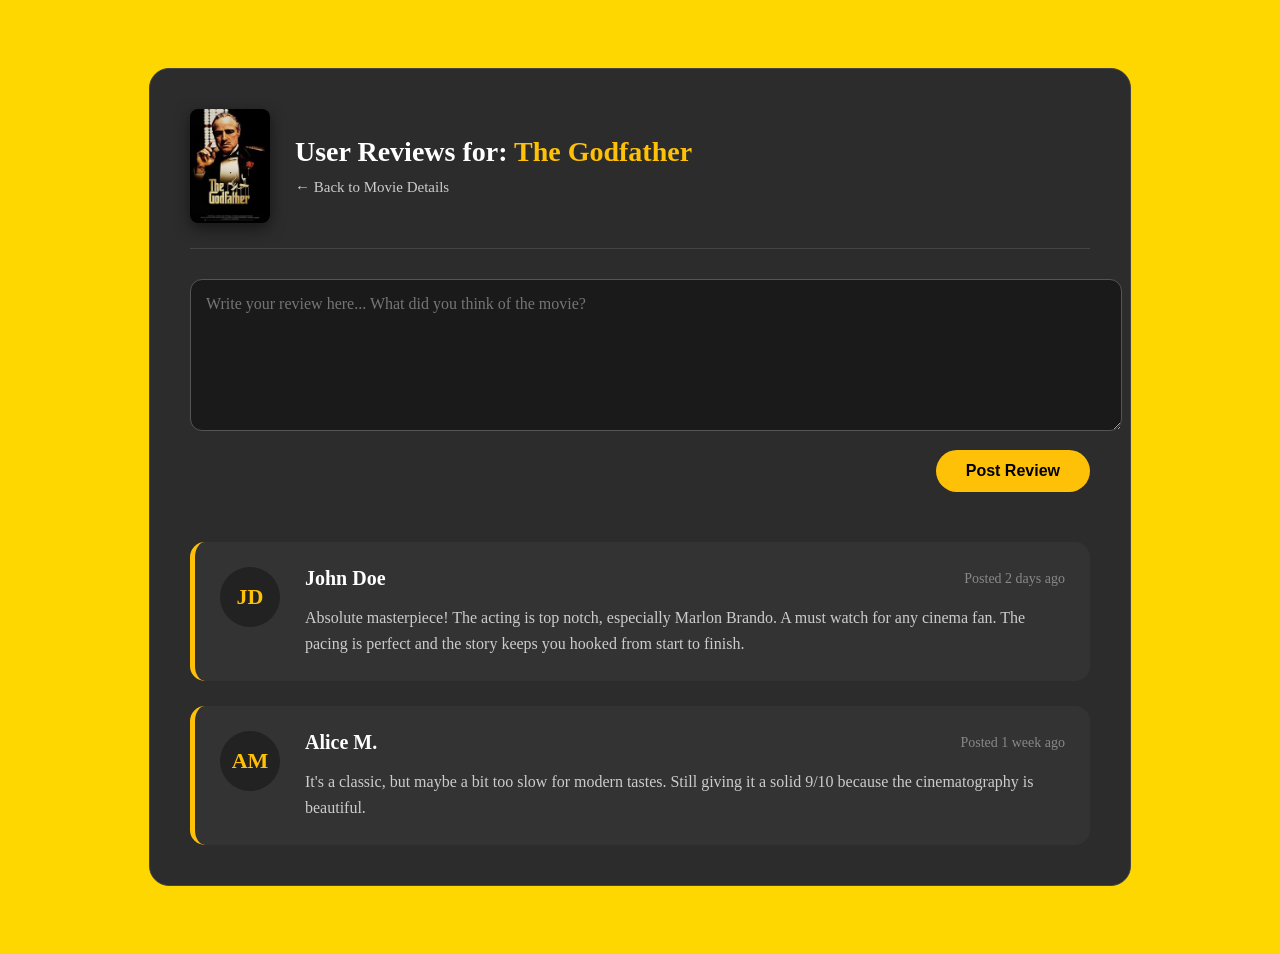
<file: commentsTemplate.html>
<!DOCTYPE html>
<html lang="en">
<head>
    <meta charset="UTF-8">
    <meta name="viewport" content="width=device-width, initial-scale=1.0">
    <link rel="stylesheet" href="commentsTemplate.css">
    <title>Golden Era</title>
</head>
<body> 
    <div class="comments-page-wrapper">
    
    <div class="movie-reference">
        <img src="Imagini\GodFather.jpg" alt="Poster" class="tiny-poster">
        <div class="movie-ref-info">
            <h2>User Reviews for: <span>The Godfather</span></h2>
            <a href="movieTemplate.html" class="back-link">&larr; Back to Movie Details</a>
        </div>
    </div>

    <div class="add-review-section">
        <textarea placeholder="Write your review here... What did you think of the movie?"></textarea>
        <div class="action-row">
            <button class="btn-post-review">Post Review</button>
        </div>
    </div>

    <div class="reviews-list">
        
        <div class="review-item">
            <div class="reviewer-avatar">JD</div>
            <div class="review-content">
                <div class="review-header">
                    <h4>John Doe</h4>
                    <span class="review-date">Posted 2 days ago</span>
                </div>
                <p>Absolute masterpiece! The acting is top notch, especially Marlon Brando. A must watch for any cinema fan. The pacing is perfect and the story keeps you hooked from start to finish.</p>
            </div>
        </div>

        <div class="review-item">
            <div class="reviewer-avatar">AM</div>
            <div class="review-content">
                <div class="review-header">
                    <h4>Alice M.</h4>
                    <span class="review-date">Posted 1 week ago</span>
                </div>
                <p>It's a classic, but maybe a bit too slow for modern tastes. Still giving it a solid 9/10 because the cinematography is beautiful.</p>
            </div>
        </div>

    </div>
</div>
</body>
</html>
</file>
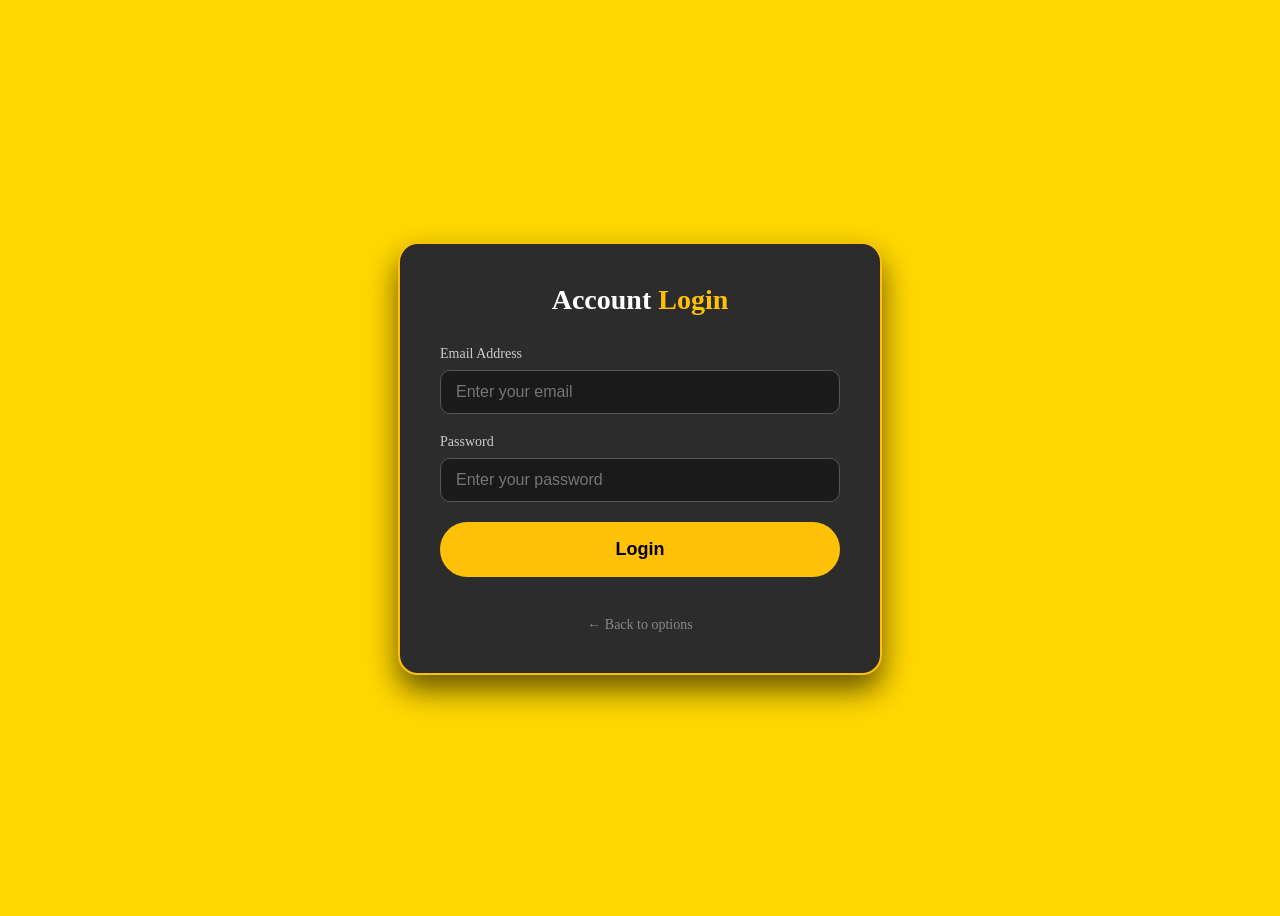
<file: Login.html>
<!DOCTYPE html>
<html lang="en">
<head>
    <meta charset="UTF-8">
    <meta name="viewport" content="width=device-width, initial-scale=1.0">
    <link rel="stylesheet" href="LoginRegister.css">
    <title>Golden Era</title>
</head>
<body> 
<div class="auth-page-wrapper">
    <div class="auth-box">
        <h2 class="auth-title">Account <span>Login</span></h2>
        
        <form action="#" method="post">
            <div class="input-group">
                <label for="email">Email Address</label>
                <input type="email" id="email" placeholder="Enter your email" required>
            </div>

            <div class="input-group">
                <label for="password">Password</label>
                <input type="password" id="password" placeholder="Enter your password" required>
            </div>

            <button type="submit" class="auth-choice-btn btn-solid" style="margin-top: 10px;">Login</button>
        </form>

        <a href="LoginRegisterChose.html" class="back-link-auth">&larr; Back to options</a>
    </div>
</div>
</div>
</body>
</html>
</file>
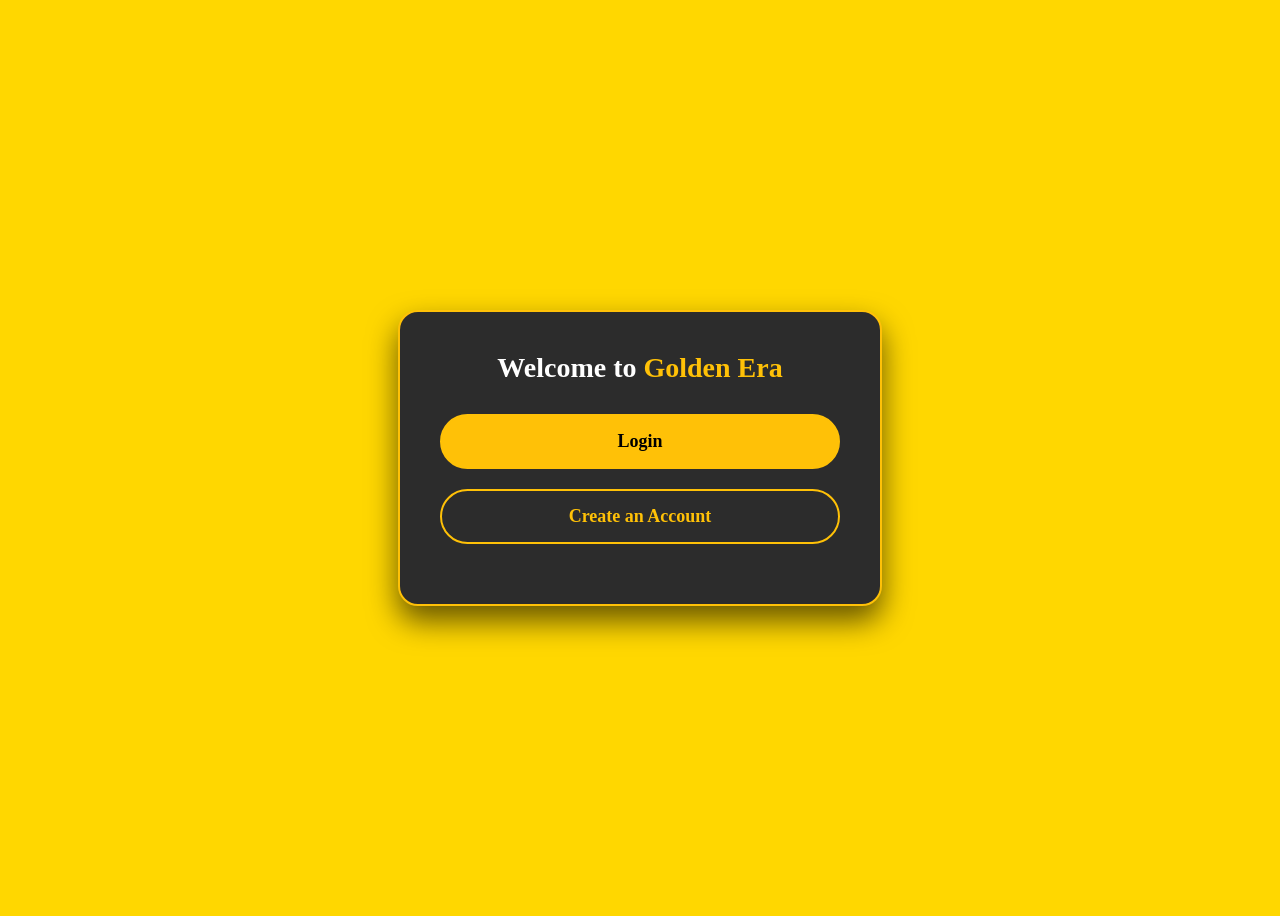
<file: LoginRegisterChose.html>
<!DOCTYPE html>
<html lang="en">
<head>
    <meta charset="UTF-8">
    <meta name="viewport" content="width=device-width, initial-scale=1.0">
    <link rel="stylesheet" href="LoginRegister.css">
    <title>Golden Era</title>
</head>
<body>
    <div class="auth-page-wrapper">
    <div class="auth-box"> 
        <h2 class="auth-title">Welcome to <span>Golden Era</span></h2>
        
        <a href="Login.html" class="auth-choice-btn btn-solid">Login</a>
        <a href="Register.html" class="auth-choice-btn btn-outline">Create an Account</a>
    </div>
</div>
</body>
</html>
</file>
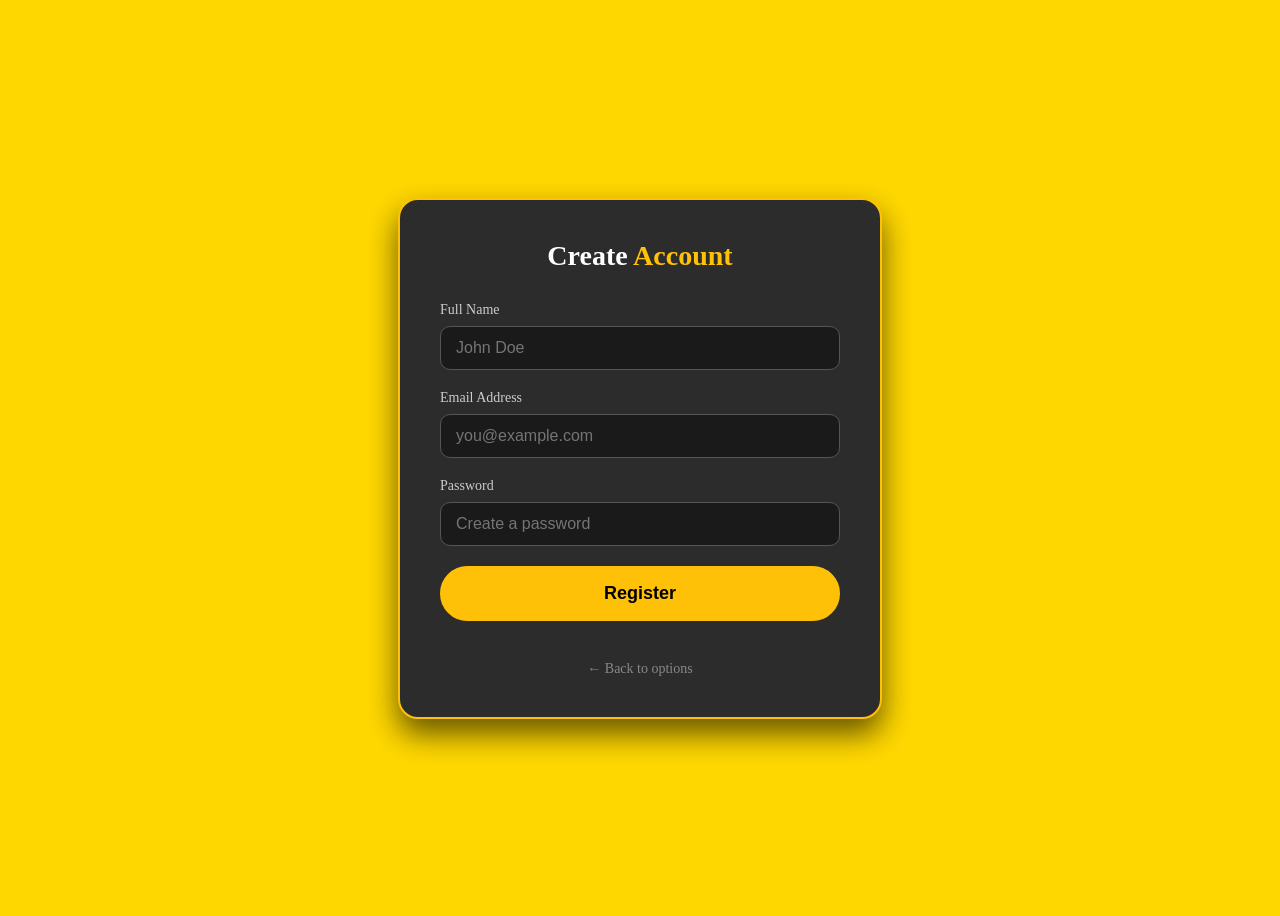
<file: Register.html>
<!DOCTYPE html>
<html lang="en">
<head>
    <meta charset="UTF-8">
    <meta name="viewport" content="width=device-width, initial-scale=1.0">
    <link rel="stylesheet" href="LoginRegister.css">
    <title>Golden Era</title>
</head>
<body>
<div class="auth-page-wrapper">
    <div class="auth-box"> 
        <h2 class="auth-title">Create <span>Account</span></h2>
        
        <form action="#" method="post">
            <div class="input-group">
                <label for="fullname">Full Name</label>
                <input type="text" id="fullname" placeholder="John Doe" required>
            </div>

            <div class="input-group">
                <label for="reg-email">Email Address</label>
                <input type="email" id="reg-email" placeholder="you@example.com" required>
            </div>

            <div class="input-group">
                <label for="reg-password">Password</label>
                <input type="password" id="reg-password" placeholder="Create a password" required>
            </div>

            <button type="submit" class="auth-choice-btn btn-solid" style="margin-top: 10px;">Register</button>
        </form>

        <a href="LoginRegisterChose.html" class="back-link-auth">&larr; Back to options</a>
    </div>
</div>
</div>
</body>
</html>
</file>
<file: commentsTemplate.css>
/* STRUCTURA DE BAZA A PAGINII */
body {
    background-color: gold;    

    display: flex;             /* Pregateste pagina pentru asezarea inteligenta a elementelor */
    flex-direction: column;    /* Pune elementele (navbar, lista, footer) unul sub altul pe verticala */
    min-height: 100vh;          /* Intinde pagina pana jos de tot */
}

/* CONTAINERUL GENERAL (Cutia mare centrala) */
.comments-page-wrapper {
    max-width: 900px;             /* Latimea maxima de 900px  */
    margin: 60px auto;            /* Centram caseta si o distantam la 60px de la navbar */
    background-color: #2c2c2c;  
    border-radius: 20px;          /* Colturile cutiei mari sunt rotunjite */
    padding: 40px;                /* Spatiu interior generos pentru a "aerisi" continutul */
    border: 1px solid #444;     /* O linie subtire si discreta pe margini */
}

/* ANTETUL FILMULUI (Zona de sus cu posterul mic) */
.movie-reference {
    display: flex;                    /* Punem posterul micut langa textul "User Reviews for:" */
    align-items: center;              /* Le aliniem perfect pe mijloc (vertical) */
    gap: 25px;                        /* Lasa un spatiu de 25px intre poster si text */
    border-bottom: 1px solid #444;  /* Linia care separa antetul de zona unde se scrie comentariul */
    padding-bottom: 25px;             /* Spatiul de deasupra liniei separatoare */
    margin-bottom: 30px;              /* Spatiul de sub linia separatoare */
}

/* Posterul in miniatura */
.tiny-poster {
    width: 80px;                                /* Am folosit un poster foarte mic doar pentru context vizual */
    border-radius: 8px;                         /* Rotunjim putin colturile pozei */
    box-shadow: 0 5px 15px rgba(0,0,0,0.5);   /* Efect vizual de umbra sa iasa in relief */
}

/* Textul cu titlul filmului */
.movie-ref-info h2 {
    color: white;            
    margin: 0 0 10px 0;        /* Putin spatiu sub titlu, inainte de butonul "Back" */
    font-size: 28px;           /* Titlu moderat */
}

/* Titlul exact al filmului */
.movie-ref-info h2 span {
    color: #ffc107;            /* Scoatem in evidenta titlul filmului folosind culoarea aurie */
}

/* Link-ul de intoarcere la detaliile filmului */
.back-link {
    color: #ccc;             /* Un gri discret */
    text-decoration: none;     /* Scoatem dunga implicita de la link-uri */
    font-size: 15px;
    transition: 0.3s;          /* Timpul in care are loc schimbarea de culoare cand pui mouse-ul */
}

/* Efectul hover pe link-ul de intoarcere */
.back-link:hover {
    color: #ffc107;            /* Cand pui mouse-ul pe el, devine auriu */
}

/* CASETA DE ADAUGARE COMENTARIU  */
.add-review-section {
    margin-bottom: 50px;       /* Distanta pana la lista efectiva de comentarii de dedesubt */
}

/* Cutia in care scrie utilizatorul */
.add-review-section textarea {
    width: 100%;                  /* Cutia ocupa toata latimea disponibila in container */
    height: 120px;                /* Inaltimea de baza, ofera loc pentru vreo 4-5 randuri de text */
    background-color: #1a1a1a;  /* Un gri aproape negru, pentru a da un efect de "gaura" sau "adancitura" */
    border: 1px solid #555;     /* Contur fin */
    border-radius: 12px;          /* Colturi rotunjite */
    padding: 15px;                /* Textul pe care il tastezi nu va sta lipit de margini */
    color: white;               /* Textul tastat va fi alb */
    font-size: 16px;
    font-family: inherit;         /* Obliga cutia de text sa foloseasca acelasi font ca restul site-ului */
    resize: vertical;             /* COMANDA IMPORTANTA: Utilizatorul poate trage de cutie doar in jos (sa o lungeasca), dar NU in lateral! */
    margin-bottom: 15px;          /* Spatiu pana la butonul "Post Review" */
}

/* Efectul cand dai click ca sa scrii in ea */
.add-review-section textarea:focus {
    outline: none;                /* Ascunde chenarul albastru pus by default de browsere (Chrome, Edge) */
    border-color: #ffc107;      /* Marginea se lumineaza in auriu, semnaland ca e activa */
}

/* Containerul butonului de Post */
.action-row {
    display: flex;               /* Activam Flexbox */
    justify-content: flex-end;   /* Impinge butonul "Post Review" complet in partea dreapta */
}

/* Butonul "Post Review" */
.btn-post-review {
    background-color: #ffc107; 
    color: black;              /* Text negru, pentru contrast ridicat */
    border: none;                /* Nu vrem o alta bordura pe langa fundal */
    padding: 12px 30px;          /* Un buton  usor de apasat (padding interior) */
    border-radius: 25px;         
    font-weight: bold;
    font-size: 16px;
    cursor: pointer;             /* Cursorul devine manuta cand treci peste */
    transition: 0.3s;
}

.btn-post-review:hover {
    background-color: white;   /* Se face alb cand vrei sa apesi */
}

/* LISTA DE COMENTARII (Zona cu recenziile altor useri) */
.reviews-list {
    display: flex;
    flex-direction: column;    /* Fiecare comentariu va fi pe un rand separat, unul sub altul */
    gap: 25px;                 /* Spatiu de 25px intre comentarii, ca sa fie vizual separate clar */
}

/* O singura caseta de recenzie (un comentariu intreg) */
.review-item {
    display: flex;                    /* Imparte interiorul casetei in stanga (Avatar) si dreapta (Zona cu text) */
    gap: 25px;                        /* Distanta intre avatar si text */
    background-color: #333;         /* Fundalul comentariului e putin mai deschis decat fundalul general */
    padding: 25px;
    border-radius: 15px;
    border-left: 5px solid #ffc107; /*  O dunga groasa aurie in stanga casetei pentru un aspect modern si profesional */
}

/* Avatarul (Cercul cu initiale din stanga) */
.reviewer-avatar {
    width: 60px;                 /* Latime fixa */
    height: 60px;                /* Inaltime fixa egala, pentru a forma un patrat */
    background-color: #222;    /* Gri inchis */
    color: #ffc107;            /* Initialele sunt aurii */
    border-radius: 50%;          /* Transforma patratul de 60x60 intr-un CERC PERFECT */
    display: flex;             
    align-items: center;         /* Centreaza initialele vertical in cerc */
    justify-content: center;     /* Centreaza initialele orizontal in cerc */
    font-weight: bold;
    font-size: 22px;
    flex-shrink: 0;              /* COMANDA IMPORTANTA: Previne turtirea cercului in oval, chiar daca textul comentariului e foarte lung */
}

/* Containerul din dreapta avatarului (Nume + Data + Text) */
.review-content {
    flex: 1;                   /* Ocupa tot spatiul ramas liber dupa ce avatarul si-a luat cei 60px */
    text-align: left;
}

/* Randul cu Numele utilizatorului si Data postarii */
.review-header {
    display: flex;
    justify-content: space-between; /* Arunca Numele in stanga si Data complet in dreapta */
    align-items: center;            /* Le mentine pe aceeasi linie orizontala imaginara */
    margin-bottom: 15px;            /* Distanta pana la textul propriu-zis al recenziei */
}

/* Numele celui care a comentat */
.review-header h4 {
    margin: 0;
    color: white;              /* Alb pentru a iesi in evidenta */
    font-size: 20px;
}

/* Data postarii recenziei */
.review-date {
    color: #888;               
    font-size: 14px;
}

/* Textul efectiv al recenziei scrise de user */
.review-content p {
    color: #ccc;               /* Textul comentariului e un pic mai sters decat numele autorului */
    margin: 0;
    line-height: 1.6;            /* Face paragraful aerisit si usor de citit */
    font-size: 16px;
}
</file>
<file: LoginRegister.css>
/* --- PREGATIREA PAGINII --- */
body {
    background-color: gold;
    display: flex;
    flex-direction: column;
    min-height: 100vh;
}

/* --- WRAPPER-UL CARE CENTREAZA CUTIA --- */
.auth-page-wrapper { 
    flex: 1;                   /* Ocupa tot spatiul  gol ramas intre navbar si footer */
    display: flex;             /* Activam Flexbox */
    align-items: center;       /* Centreaza cutia pe verticala */
    justify-content: center;   /* Centreaza cutia pe orizontala */
    padding: 20px;
}

/* --- CUTIA CENTRALA (CHENARUL) --- */
.auth-box {
    background-color: #2c2c2c;
    border: 2px solid #ffc107; /* O margine aurie fina */
    border-radius: 20px;
    padding: 40px;
    width: 100%;
    max-width: 400px;          /* Nu o lasam sa se faca prea lata pe ecrane mari */
    text-align: center;
    box-shadow: 0 15px 30px rgba(0,0,0,0.6); /* O umbra puternica de tip 3D */
}

.auth-title {
    color: white;
    font-size: 28px;
    margin-top: 0;
    margin-bottom: 30px;
}

.auth-title span {
    color: #ffc107;            /* Cuvant cheie auriu */
}

/* --- BUTOANELE MARI (Pentru pagina de alegere) --- */
.auth-choice-btn {
    display: block;            /* Le face sa ocupe tot randul */
    width: 100%;
    padding: 15px;
    margin-bottom: 20px;
    border-radius: 30px;
    font-size: 18px;
    font-weight: bold;
    text-decoration: none;     /* Fiind link-uri, scoatem dunga de sub ele */
    transition: 0.3s;
    box-sizing: border-box;
}

/* Butonul principal (Solid) */
.btn-solid {
    background-color: #ffc107;
    color: black;
    border: 2px solid #ffc107;
}

.btn-solid:hover {
    background-color: white;
    border-color: white;
}

/* Butonul secundar (Doar contur) */
.btn-outline {
    background-color: transparent;
    color: #ffc107;
    border: 2px solid #ffc107;
}

.btn-outline:hover {
    background-color: #ffc107;
    color: black;
}

/* --- CASETELE DE TEXT (Pentru Login / Register) --- */
.input-group {
    text-align: left;          /* Aliniem textul de deasupra casetei la stanga */
    margin-bottom: 20px;
}

.input-group label {
    display: block;
    color: #ccc;
    margin-bottom: 8px;
    font-size: 14px;
}

.input-group input {
    width: 100%;
    padding: 12px 15px;
    background-color: #1a1a1a; /* Efectul de "gaura" pe care l-am folosit la comentarii */
    border: 1px solid #555;
    border-radius: 10px;
    color: white;
    font-size: 16px;
    box-sizing: border-box;    /* Asigura ca padding-ul nu largeste caseta in afara cutiei */
}

.input-group input:focus {
    outline: none;
    border-color: #ffc107;     /* Marginea se face aurie cand scrii in ea */
}

/* Link-ul de intoarcere la alegere */
.back-link-auth {
    display: inline-block;
    color: #888;
    margin-top: 20px;
    text-decoration: none;
    font-size: 14px;
    transition: 0.3s;
}

.back-link-auth:hover {
    color: white;
}
</file>
